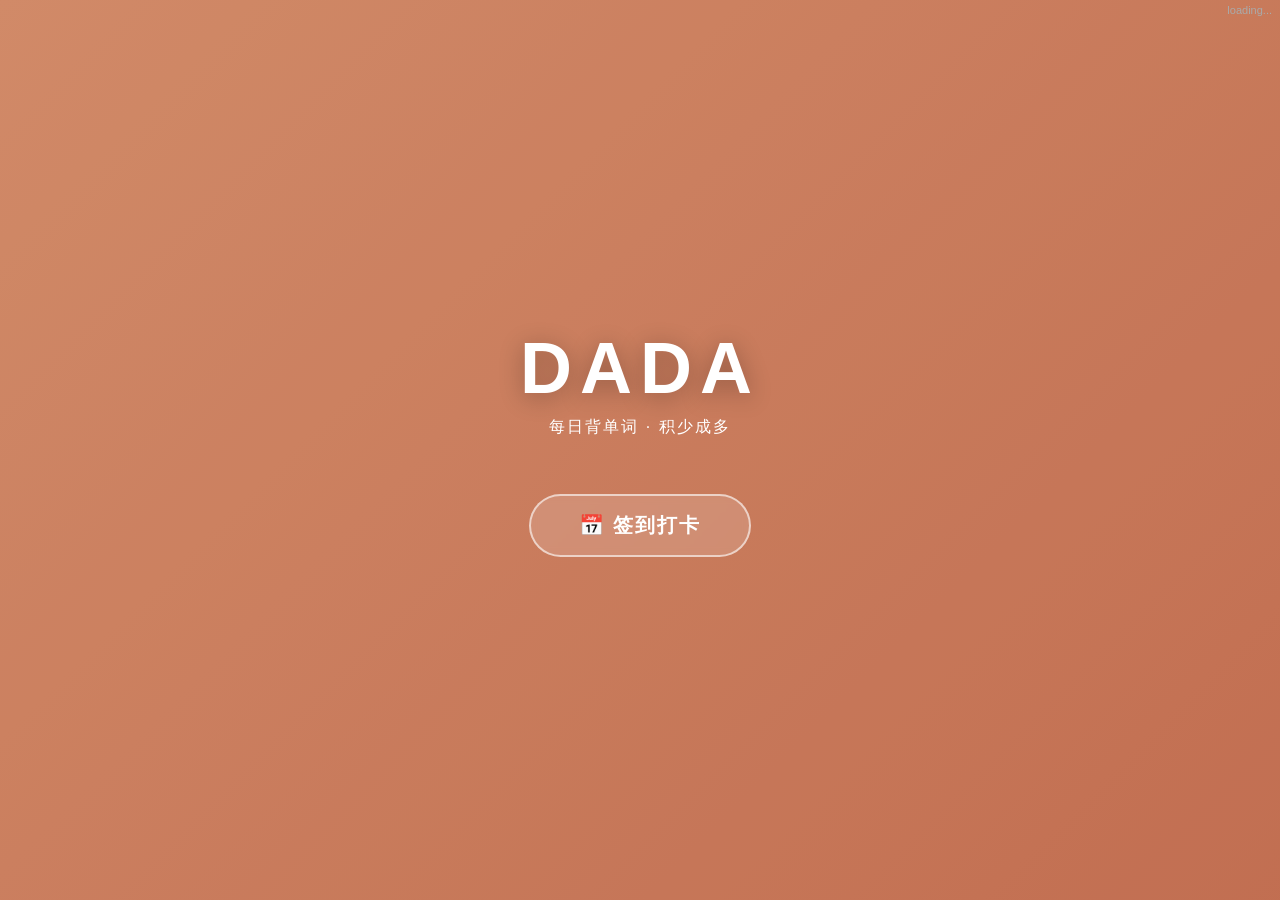
<file: index.html>
<!DOCTYPE html>
<html lang="zh-CN">
<head>
<meta charset="UTF-8">
<meta name="viewport" content="width=device-width, initial-scale=1.0">
<title>DADA - 背单词</title>
<meta name="theme-color" content="#e07b5a">
<meta name="apple-mobile-web-app-capable" content="yes">
<meta name="apple-mobile-web-app-title" content="DADA背单词">
<link rel="stylesheet" href="style.css?v=22">
<script src="dada-data.js?v=23" defer></script>
<script src="dada-speech.js?v=19" defer></script>
<script src="dada-study.js?v=19" defer></script>
<script src="dada-auth.js?v=19" defer></script>
<script src="dada-challenge.js?v=19" defer></script>
<script src="dada-swipe.js?v=19" defer></script>

<script src="dada-admin.js?v=19" defer></script>
<script src="dada-ui.js?v=19" defer></script>
<script src="dada-init.js?v=23" defer></script>
</head>
<body>
<div id="loadStatus" style="position:fixed;top:4px;right:8px;font-size:11px;color:#aaa;z-index:9999;">loading...</div>

<!-- Splash Screen -->
<div id="splash">
  <div class="splash-bg" id="splashBg"></div>
  <div class="splash-overlay"></div>
  <div class="splash-content">
    <div class="splash-logo">DADA</div>
    <div class="splash-sub">每日背单词 · 积少成多</div>
    <div class="splash-info" id="splashInfo"></div>
    <button class="splash-btn" id="splashBtn">📅 签到打卡</button>
    <button class="splash-btn splash-go" id="splashGo" style="display:none;">开始学习 →</button>
    <div class="splash-hint" id="splashHint"></div>
  </div>
</div>

<!-- App Main -->
<div id="appMain" style="display:none;">
<header>
  <div class="logo">DADA</div>
  <div class="header-right">
    <button class="dark-toggle" id="btnDarkMode" title="切换深色模式">🌓</button>
    <button class="btn btn-s btn-sm" id="btnLogin">登录</button>
    <span id="syncStatus" style="font-size:11px;color:var(--sub);"></span>
    <span class="timer-badge" id="timerDisplay">⏱ 0:00</span>
    <span class="streak-badge" id="streakDisplay">🔥 0天</span>
  </div>
  <nav>
    <button class="active" data-page="study">学习</button>
    <button data-page="swipe">刷词</button>
    <button data-page="challenge">挑战</button>
    <button data-page="bank">词库</button>
    <button data-page="admin" id="navAdmin" style="display:none;">管理</button>
  </nav>
</header>

<main>
  <!-- Study Page -->
  <section class="page active" id="page-study">
    <div class="settings-bar" id="settingsBar" style="display:none;">
      <div class="settings-row">
        <span>语速</span>
        <input type="range" id="rateSlider" min="0.5" max="1.5" step="0.1" value="0.9">
        <span id="rateLabel">0.9x</span>
      </div>
      <div class="settings-row">
        <span>每日</span>
        <select id="dailyLimitSelect">
          <option value="10">10词</option>
          <option value="20" selected>20词</option>
          <option value="30">30词</option>
          <option value="50">50词</option>
          <option value="100">100词</option>
        </select>
        <span>词书</span>
        <select id="studyBookSelect">
          <option value="all">全部</option>
          <option value="cet4">CET-4</option>
          <option value="cet6">CET-6</option>
          <option value="ky">考研</option>
          <option value="ielts">雅思</option>
          <option value="zsb">专升本</option>
        </select>
      </div>
    </div>
    <div style="text-align:right;margin-bottom:4px;">
      <button class="btn btn-s btn-sm" id="btnSettings">⚙</button>
    </div>
    <div class="card-wrap" id="cardWrap">
      <div class="card-inner" id="cardInner">
        <div class="card-face card-front">
          <div class="card-status" id="cardStatus"></div>
          <div class="card-word" id="cardEn">DADA</div>
          <div class="card-phonetic" id="cardPhonetic"></div>
          <button class="speak-btn" id="speakBtn" title="发音">🔊</button>
          <div class="card-hint">点击翻转</div>
        </div>
        <div class="card-face card-back">
          <div class="card-word" id="cardEnBack" style="font-size:20px;opacity:.8;"></div>
          <div class="card-phonetic" id="cardPhoneticBack" style="font-style:italic;"></div>
          <div class="card-zh" id="cardZh">哒哒</div>
          <button class="speak-btn" id="speakBtn2" title="发音">🔊</button>
          <div class="card-hint">点击翻转</div>
        </div>
      </div>
    </div>
    <div class="progress" id="studyProgress"></div>
    <div class="card-nav">
      <button class="btn btn-s btn-sm" id="btnPrevWord">◀ 上一词</button>
      <span style="font-size:12px;color:var(--sub);" id="cardNavInfo"></span>
      <button class="btn btn-s btn-sm" id="btnNextWord">下一词 ▶</button>
    </div>
    <div class="stats">
      <div class="stat">📚 未掌握 <b id="statUnmastered">0</b></div>
      <div class="stat">🔄 学习中 <b id="statLearning">0</b></div>
      <div class="stat">✅ 已掌握 <b id="statMastered">0</b></div>
    </div>
    <div style="text-align:center;margin-top:16px;display:flex;gap:10px;justify-content:center;">
      <button class="btn btn-p" id="btnKnow">✅ 我认识</button>
      <button class="btn btn-s" id="btnDunno">❌ 不认识</button>
    </div>
    <div class="quiz-inline" id="quizInline" style="display:none;margin-top:20px;">
      <div class="quiz-mode-bar">
        <button class="active" data-mode="en2zh" onclick="switchInlineQuiz('en2zh')">英→中</button>
        <button data-mode="zh2en" onclick="switchInlineQuiz('zh2en')">中→英</button>
        <button data-mode="spell" onclick="switchInlineQuiz('spell')">听写</button>
      </div>
      <div class="quiz-card">
        <div class="quiz-word" id="quizWord"></div>
        <button class="speak-inline" id="quizSpeakBtn" title="发音" onclick="if(quizWord)try{speak(quizWord.en)}catch(e){}">🔊</button>
        <div class="quiz-opts" id="quizOpts"></div>
        <input type="text" id="spellingInput" placeholder="输入英文单词..." style="display:none;width:100%;padding:12px 14px;border:2px solid #e8e3dd;border-radius:12px;font-size:16px;text-align:center;outline:none;">
        <div class="quiz-result" id="quizResult"></div>
        <div style="font-size:13px;color:var(--sub);margin-top:8px;">✅ <b id="qzCor">0</b> ❌ <b id="qzWro">0</b></div>
      </div>
    </div>
    <div style="text-align:center;margin-top:16px;">
      <button class="btn btn-s" id="btnToggleQuiz" style="font-size:14px;">📝 测验刚学的词</button>
    </div>

    <!-- Calendar (collapsed by default) -->
    <div class="checkin-area">
      <div class="cal-summary" id="calSummary">
        <span id="calSummaryText" style="font-size:13px;color:var(--sub);cursor:pointer;"></span>
      </div>
      <div class="cal-expand" id="calExpand" style="display:none;">
        <div class="cal-nav">
          <button class="btn btn-s btn-sm" id="calPrev">◀</button>
          <span id="calMonthTitle" style="font-weight:600;min-width:110px;text-align:center;"></span>
          <button class="btn btn-s btn-sm" id="calNext">▶</button>
          <span id="makeUpBadge" style="margin-left:8px;font-size:12px;color:var(--accent);">🎫 x0</span>
        </div>
        <div class="cal-grid" id="calGrid"></div>
        <div style="text-align:center;margin-top:6px;">
          <button class="btn btn-p btn-sm" id="btnCheckIn">📅 打卡</button>
          <span id="checkInStatus" style="font-size:12px;color:var(--sub);margin-left:8px;"></span>
        </div>
      </div>
    </div>

    <div class="mydata-panel">
      <div class="mydata-header" id="mydataToggle">📊 我的数据 ▶</div>
      <div class="mydata-body collapsed" id="mydataBody">
        <div class="mydata-row"><span>📅 累计学习</span> <b id="mdTotalDays">0</b> 天</div>
        <div class="mydata-row"><span>⏱ 今日时长</span> <b id="mdTodayTime">0:00</b></div>
        <div class="mydata-row"><span>🕐 累计时长</span> <b id="mdTotalTime">0:00</b></div>
        <div class="mydata-row"><span>📖 累计单词</span> <b id="mdWordsStudied">0</b></div>
        <div class="week-chart" id="weekChart">
          <div class="week-label" style="font-size:11px;color:var(--sub);margin-bottom:4px;">📊 近7日学习</div>
          <div class="week-bars" id="weekBars"></div>
        </div>
      </div>
    </div>
  </section>

  <!-- Quiz Page (hidden from nav, used internally) -->
  <section class="page" id="page-quiz" style="display:none;"></section>

  <!-- Review Page (hidden from nav) -->
  <section class="page" id="page-review" style="display:none;"></section>

  <!-- Word Bank Page -->
  <section class="page" id="page-bank">
    <div class="add-form">
      <input type="text" id="addEn" placeholder="英文单词">
      <input type="text" id="addZh" placeholder="中文释义">
      <input type="text" id="addPhonetic" placeholder="音标(可选)">
      <button class="btn btn-p" id="btnAdd">添加</button>
    </div>
    <div class="toolbar">
      <input type="text" id="searchInput" placeholder="搜索单词...">
      <button class="btn btn-s" id="btnImport">📥 导入CSV</button>
      <button class="btn btn-s" id="btnPreset">📦 预设词库</button>
    </div>
    <div id="bookCards"></div>
    <div id="bookDetailBar" style="display:none;">
      <button class="btn btn-s btn-sm" id="btnBackToBooks">← 返回词库</button>
      <span id="bookDetailTitle" style="font-weight:600;margin:0 12px;font-size:15px;"></span>
      <span style="font-size:12px;color:var(--sub);line-height:28px;margin-right:4px;">分类:</span>
      <button class="btn btn-s btn-sm subcat-btn active" data-subcat="all">全部</button>
      <button class="btn btn-s btn-sm subcat-btn" data-subcat="high">高频词</button>
      <button class="btn btn-s btn-sm subcat-btn" data-subcat="exam">真题词</button>
    </div>
    <div class="filter-bar">
      <span style="font-size:12px;color:var(--sub);line-height:28px;margin-right:4px;">状态:</span>
      <button class="btn btn-s btn-sm filter-btn active" data-filter="all">全部</button>
      <button class="btn btn-s btn-sm filter-btn" data-filter="unmastered">未掌握</button>
      <button class="btn btn-s btn-sm filter-btn" data-filter="learning">学习中</button>
      <button class="btn btn-s btn-sm filter-btn" data-filter="mastered">已掌握</button>
      <button class="btn btn-s btn-sm filter-btn" data-filter="mistake">错题本</button>
    </div>
    <table class="word-table">
      <thead><tr><th>单词</th><th>释义</th><th>词库</th><th>状态</th><th>操作</th></tr></thead>
      <tbody id="wordTableBody"></tbody>
    </table>
    <div style="text-align:center;margin-top:8px;color:var(--sub);font-size:13px;" id="wordCount"></div>

    <div class="backup-section">
      <div class="backup-header" id="backupToggle" style="cursor:pointer;font-size:13px;color:var(--sub);padding:8px 0;">💾 数据备份 ▸</div>
      <div class="backup-body" id="backupBody" style="display:none;gap:8px;flex-wrap:wrap;align-items:center;">
        <button class="btn btn-s btn-sm" id="btnPrint">🖨 打印词单</button>
        <button class="btn btn-s btn-sm" id="btnExport">📤 导出JSON</button>
        <button class="btn btn-s btn-sm" id="btnImportFile">📥 导入JSON</button>
        <input type="file" id="importFileInput" accept=".json" style="display:none;">
        <button class="btn btn-s btn-sm" id="btnImportCSVFile">📥 导入CSV文件</button>
        <input type="file" id="importCSVFileInput" accept=".csv,.txt" style="display:none;">
      </div>
    </div>
  </section>

  <!-- Challenge Page -->
  <section class="page" id="page-challenge">
    <!-- Pre-game setup -->
    <div id="challengeSetup" style="text-align:center;padding:40px 20px;">
      <div style="font-size:64px;margin-bottom:12px;">⚔️</div>
      <h3 style="color:var(--accent);margin-bottom:8px;">挑战模式</h3>
      <p style="color:var(--sub);font-size:14px;margin-bottom:24px;">3条命 · 4选1 · 答错扣命回阶段0 · 通关推进艾宾浩斯</p>
      <div style="display:flex;gap:10px;justify-content:center;margin-bottom:20px;flex-wrap:wrap;">
        <button class="btn btn-s challenge-size-btn active" data-size="20">20 词</button>
        <button class="btn btn-s challenge-size-btn" data-size="30">30 词</button>
        <button class="btn btn-s challenge-size-btn" data-size="50">50 词</button>
      </div>
      <div style="color:var(--sub);font-size:12px;margin-bottom:16px;">
        今日已完成 <b id="challengeRoundsToday">0</b> 轮 | 连胜 🏆 <b id="challengeStreakBadge">0</b> 天
      </div>
      <button class="btn btn-p" id="btnStartChallenge" style="font-size:18px;padding:14px 48px;">开始挑战 →</button>
    </div>
    <!-- In-game -->
    <div id="challengeGame" style="display:none;">
      <div style="display:flex;justify-content:space-between;align-items:center;margin-bottom:12px;flex-wrap:wrap;gap:8px;">
        <span id="challengeHearts" style="font-size:24px;">❤️❤️❤️</span>
        <span style="font-size:13px;color:var(--sub);">🏆 连胜 <b id="challengeStreakBadge2">0</b> 天</span>
      </div>
      <div class="challenge-bar-bg" style="background:#e8e3dd;border-radius:8px;height:8px;margin-bottom:16px;">
        <div id="challengeBar" style="background:var(--accent);height:100%;border-radius:8px;width:0;transition:width .3s;"></div>
      </div>
      <div style="text-align:center;color:var(--sub);font-size:13px;margin-bottom:8px;" id="challengeCount">0/20</div>
      <div class="quiz-card" id="challengeCard">
        <div class="quiz-word" id="challengeWord"></div>
        <button class="speak-inline" id="challengeSpeakBtn" title="发音" onclick="speakChallengeWord()">🔊</button>
        <div class="quiz-opts" id="challengeOpts"></div>
      </div>
      <div id="challengeResult"></div>
      <div style="text-align:center;margin-top:16px;">
        <button class="btn btn-p" id="btnRestartChallenge" style="display:none;" onclick="restartChallenge()">🔄 再来一轮</button>
        <button class="btn btn-s" id="btnChallengeDone" style="display:none;" onclick="showChallengeSetup()">返回</button>
      </div>
    </div>
  </section>

  <!-- Swipe Page -->
  <section class="page" id="page-swipe">
    <div class="swipe-stats">
      <span>📖 已刷 <b id="swipeTotal">0</b></span>
      <span style="color:var(--accent2);">✅ <b id="swipeKnownCount">0</b></span>
      <span style="color:#d44;">❌ <b id="swipeUnknownCount">0</b></span>
    </div>
    <div class="swipe-container">
      <div class="swipe-card" id="swipeCard">
        <span class="swipe-category" id="swipeCategory" style="display:none;"></span>
        <button class="speak-inline swipe-speak" id="swipeSpeakBtn" title="发音" onclick="var id=swipeQueue[swipeIdx];if(id&&words[id])try{speak(words[id].en)}catch(e){}">🔊</button>
        <div class="swipe-word" id="swipeWord"></div>
        <div class="swipe-phonetic" id="swipePhonetic"></div>
      </div>
    </div>
    <div class="swipe-hints">
      <button class="btn btn-s" onclick="doSwipe('left')" style="padding:10px 24px;">← 不认识</button>
      <button class="btn btn-p" onclick="doSwipe('right')" style="padding:10px 24px;">认识 →</button>
    </div>
    <div id="swipeDone" style="text-align:center;padding:32px;"></div>
    <div style="text-align:center;margin-top:8px;">
      <button class="btn btn-p" id="btnSwipeRestart" style="display:none;" onclick="restartSwipe()">🔄 再来一轮</button>
    </div>
  </section>

  <!-- Admin Page -->
  <section class="page" id="page-admin">
    <h3 style="margin-bottom:12px;">👑 管理面板</h3>
    <div style="margin-bottom:12px;">
      <button class="btn btn-p btn-sm" onclick="loadAdminUsers()">🔄 刷新数据</button>
    </div>
    <div id="adminContent">
      <p style="text-align:center;color:var(--sub);padding:40px;">点击刷新加载用户数据</p>
    </div>
  </section>
</main>
</div>

<!-- Modals (unchanged) -->
<div class="modal" id="importModal" style="display:none;">
  <div class="modal-box">
    <h3>导入CSV词库</h3>
    <p style="font-size:13px;color:var(--sub);margin-bottom:8px;">每行格式：<code>英文,中文释义,音标</code>（音标可选）</p>
    <textarea id="importText" placeholder="abandon,放弃,/əˈbændən/&#10;book,书,/bʊk/&#10;cat,猫&#10;&#10;支持逗号、中文逗号、Tab分隔"></textarea>
    <div class="modal-actions">
      <button class="btn btn-s" id="btnImportCancel">取消</button>
      <button class="btn btn-p" id="btnImportConfirm">导入</button>
    </div>
  </div>
</div>

<div class="modal" id="presetModal" style="display:none;">
  <div class="modal-box">
    <h3>📦 加载预设词库</h3>
    <p style="font-size:13px;color:var(--sub);margin-bottom:12px;">选择一个词库加载（重复单词将被跳过）</p>
    <div style="display:grid;gap:8px;">
      <button class="btn btn-s preset-btn" data-preset="cet4">📗 CET-4 四级核心词汇（50词，含音标）</button>
      <button class="btn btn-s preset-btn" data-preset="cet6">📘 CET-6 六级核心词汇（30词，含音标）</button>
      <button class="btn btn-s preset-btn" data-preset="ielts">📙 雅思核心词汇（30词，含音标）</button>
      <button class="btn btn-s preset-btn" data-preset="ky">📕 考研核心词汇（30词，含音标）</button>
      <button class="btn btn-s preset-btn" data-preset="zsb">📓 专升本核心词汇（30词，含音标）</button>
    </div>
    <div class="modal-actions" style="margin-top:14px;">
      <button class="btn btn-s" id="btnPresetCancel">取消</button>
    </div>
  </div>
</div>

<div class="modal" id="confirmModal" style="display:none;">
  <div class="modal-box">
    <h3 id="confirmTitle">确认</h3>
    <p id="confirmMsg" style="font-size:14px;color:var(--sub);margin-bottom:16px;"></p>
    <div class="modal-actions">
      <button class="btn btn-s" id="btnConfirmCancel">取消</button>
      <button class="btn btn-danger" id="btnConfirmOk">确认</button>
    </div>
  </div>
</div>

<div class="toast" id="toast"></div>

<!-- Auth Modal -->
<div class="modal" id="authModal" style="display:none;">
  <div class="modal-box">
    <form novalidate autocomplete="off"><h3 id="authTitle">登录</h3>
    <input type="hidden" id="authMode" value="login">
    <p id="authError" style="color:#d44;font-size:13px;margin-bottom:8px;"></p>
    <div id="authFieldUsername" style="margin-bottom:8px;">
      <input type="text" id="authUsername" placeholder="用户名" autocomplete="username" style="width:100%;padding:10px 14px;border:2px solid #e8e3dd;border-radius:10px;font-size:14px;outline:none;">
    </div>
    <div id="authFieldEmail" style="margin-bottom:8px;display:none;">
      <input type="text" id="authEmail" placeholder="邮箱地址" style="width:100%;padding:10px 14px;border:2px solid #e8e3dd;border-radius:10px;font-size:14px;outline:none;">
    </div>
    <div id="authFieldCode" style="margin-bottom:8px;display:none;">
      <div style="display:flex;gap:8px;">
        <input type="text" id="authCode" placeholder="验证码" maxlength="6" style="flex:1;padding:10px 14px;border:2px solid #e8e3dd;border-radius:10px;font-size:14px;outline:none;">
        <button type="button" class="btn btn-s btn-sm" id="btnSendCode" style="white-space:nowrap;">发送验证码</button>
      </div>
    </div>
    <div id="authFieldPassword" style="margin-bottom:12px;">
      <input type="password" id="authPassword" placeholder="密码" style="width:100%;padding:10px 14px;border:2px solid #e8e3dd;border-radius:10px;font-size:14px;margin-bottom:8px;outline:none;">
    </div>
    <div id="authFieldNewPassword" style="margin-bottom:12px;display:none;">
      <input type="password" id="authNewPassword" placeholder="新密码" style="width:100%;padding:10px 14px;border:2px solid #e8e3dd;border-radius:10px;font-size:14px;outline:none;">
    </div>
    <div class="modal-actions">
      <button type="button" class="btn btn-s" id="btnAuthCancel">取消</button>
      <button type="button" class="btn btn-p" id="btnAuthSubmit">登录</button>
    </div>
    </form><p style="text-align:center;margin-top:12px;font-size:12px;color:var(--sub);cursor:pointer;" id="authModeLink">没有账号？去注册</p>
    <p style="text-align:center;margin-top:4px;font-size:12px;color:var(--sub);cursor:pointer;" id="authForgotLink">忘记密码？</p>
  </div>
</div>

</body>
</html>
</file>
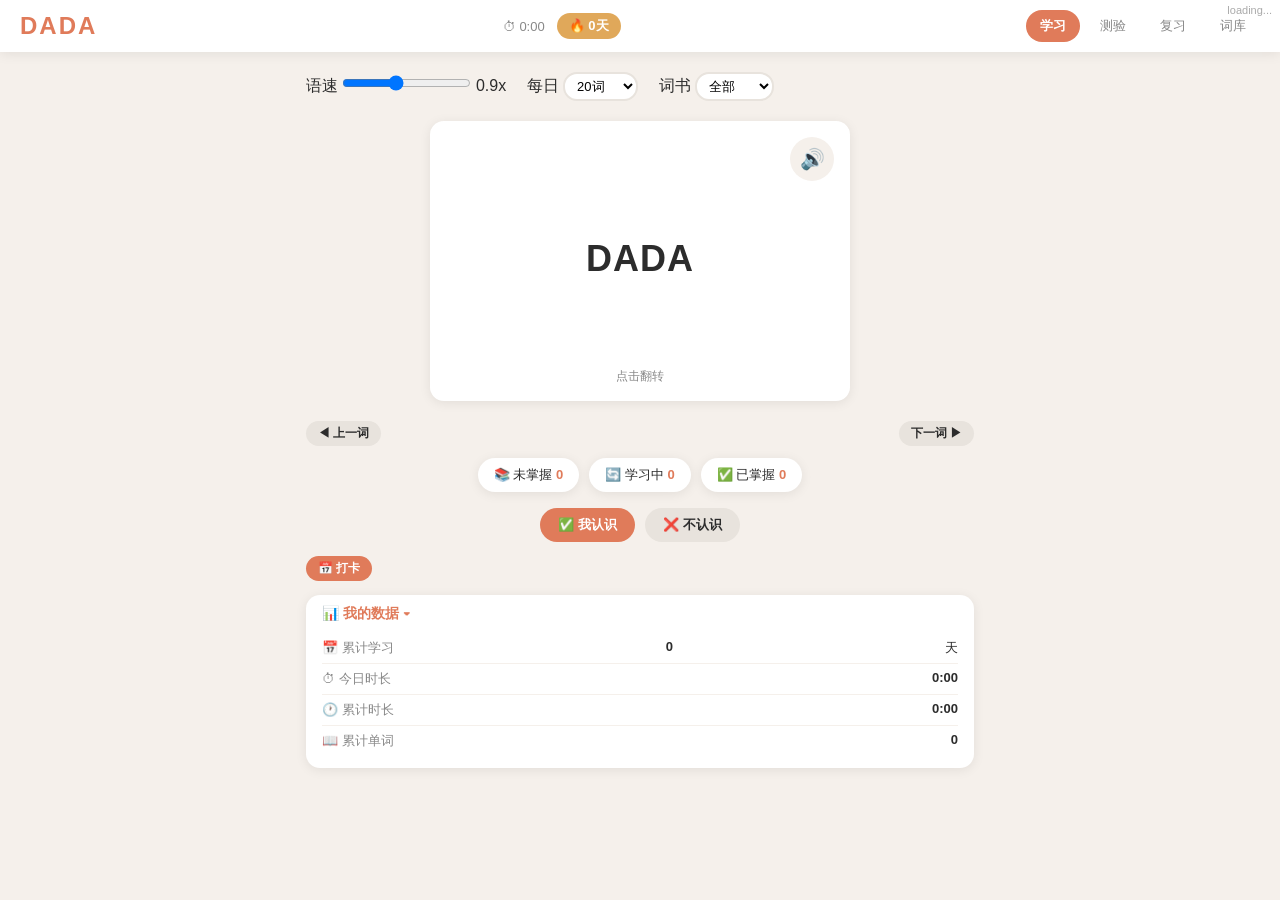
<file: DADA.html>
<!DOCTYPE html>
<html lang="zh-CN">
<head>
<meta charset="UTF-8">
<meta name="viewport" content="width=device-width, initial-scale=1.0">
<title>DADA - 背单词</title>
<meta name="theme-color" content="#e07b5a">
<meta name="apple-mobile-web-app-capable" content="yes">
<meta name="apple-mobile-web-app-title" content="DADA背单词">
<link rel="stylesheet" href="style.css?v=9">
<script src="dada-data.js?v=9" defer></script>
<script src="dada-speech.js?v=9" defer></script>
<script src="dada-study.js?v=9" defer></script>
<script src="dada-ui.js?v=9" defer></script>
<script src="dada-init.js?v=9" defer></script>
</head>
<body>
<div id="loadStatus" style="position:fixed;top:4px;right:8px;font-size:11px;color:#aaa;z-index:999;">loading...</div>

<header>
  <div class="logo">DADA</div>
  <div class="header-right">
    <span class="timer-badge" id="timerDisplay">⏱ 0:00</span>
    <span class="streak-badge" id="streakDisplay">🔥 0天</span>
  </div>
  <nav>
    <button class="active" data-page="study">学习</button>
    <button data-page="quiz">测验</button>
    <button data-page="review">复习<span id="reviewBadge" class="badge" style="display:none;margin-left:4px;"></span></button>
    <button data-page="bank">词库</button>
  </nav>
</header>

<main>
  <!-- Study Page -->
  <section class="page active" id="page-study">
    <div class="rate-control">
      <span>语速</span>
      <input type="range" id="rateSlider" min="0.5" max="1.5" step="0.1" value="0.9">
      <span id="rateLabel">0.9x</span>
      <span style="margin-left:16px;">每日</span>
      <select id="dailyLimitSelect" style="padding:4px 8px;border:2px solid #e8e3dd;border-radius:14px;font-size:13px;outline:none;background:var(--card);">
        <option value="10">10词</option>
        <option value="20" selected>20词</option>
        <option value="30">30词</option>
        <option value="50">50词</option>
        <option value="100">100词</option>
      </select>
      <span style="margin-left:16px;">词书</span>
      <select id="studyBookSelect" style="padding:4px 8px;border:2px solid #e8e3dd;border-radius:14px;font-size:13px;outline:none;background:var(--card);">
        <option value="all">全部</option>
        <option value="cet4">CET-4</option>
        <option value="cet6">CET-6</option>
        <option value="ky">考研</option>
        <option value="ielts">雅思</option>
        <option value="zsb">专升本</option>
      </select>
    </div>
    <div class="card-wrap" id="cardWrap">
      <div class="card-inner" id="cardInner">
        <div class="card-face card-front">
          <div class="card-status" id="cardStatus"></div>
          <div class="card-word" id="cardEn">DADA</div>
          <div class="card-phonetic" id="cardPhonetic"></div>
          <button class="speak-btn" id="speakBtn" title="发音">🔊</button>
          <div class="card-hint">点击翻转</div>
        </div>
        <div class="card-face card-back">
          <div class="card-word" id="cardEnBack" style="font-size:20px;opacity:.8;"></div>
          <div class="card-zh" id="cardZh">哒哒</div>
          <button class="speak-btn" id="speakBtn2" title="发音">🔊</button>
          <div class="card-hint">点击翻转</div>
        </div>
      </div>
    </div>
    <div class="progress" id="studyProgress"></div>
    <div class="card-nav">
      <button class="btn btn-s btn-sm" id="btnPrevWord">◀ 上一词</button>
      <span style="font-size:12px;color:var(--sub);" id="cardNavInfo"></span>
      <button class="btn btn-s btn-sm" id="btnNextWord">下一词 ▶</button>
    </div>
    <div class="stats">
      <div class="stat">📚 未掌握 <b id="statUnmastered">0</b></div>
      <div class="stat">🔄 学习中 <b id="statLearning">0</b></div>
      <div class="stat">✅ 已掌握 <b id="statMastered">0</b></div>
    </div>
    <div style="text-align:center;margin-top:16px;display:flex;gap:10px;justify-content:center;">
      <button class="btn btn-p" id="btnKnow">✅ 我认识</button>
      <button class="btn btn-s" id="btnDunno">❌ 不认识</button>
    </div>
    <div class="checkin-area">
      <button class="btn btn-p btn-sm" id="btnCheckIn">📅 打卡</button>
      <span id="checkInStatus"></span>
    </div>
    <div class="mydata-panel">
      <div class="mydata-header" id="mydataToggle">📊 我的数据 ▾</div>
      <div class="mydata-body" id="mydataBody">
        <div class="mydata-row"><span>📅 累计学习</span> <b id="mdTotalDays">0</b> 天</div>
        <div class="mydata-row"><span>⏱ 今日时长</span> <b id="mdTodayTime">0:00</b></div>
        <div class="mydata-row"><span>🕐 累计时长</span> <b id="mdTotalTime">0:00</b></div>
        <div class="mydata-row"><span>📖 累计单词</span> <b id="mdWordsStudied">0</b></div>
      </div>
    </div>
  </section>

  <!-- Quiz Page -->
  <section class="page" id="page-quiz">
    <div class="quiz-mode-bar">
      <button class="active" data-mode="en2zh">英选中</button>
      <button data-mode="zh2en">中选英</button>
      <button data-mode="spell">拼写模式</button>
    </div>
    <div class="quiz-card">
      <div class="quiz-word" id="quizWord">word</div>
      <div class="quiz-opts" id="quizOpts"></div>
      <div id="quizSpellArea" style="display:none;">
        <button class="btn-listen" id="btnListenAgain">🔊 再听一次</button><br>
        <input type="text" class="spelling-input" id="spellingInput" placeholder="输入英文拼写" autocomplete="off" autocapitalize="off" spellcheck="false"><br>
        <button class="btn btn-p" id="btnSpellCheck">确认</button>
      </div>
      <div class="quiz-result" id="quizResult"></div>
    </div>
    <div class="stats" style="margin-top:16px;">
      <div class="stat">✅ 正确 <b id="quizCorrect">0</b></div>
      <div class="stat">❌ 错误 <b id="quizWrong">0</b></div>
      <div class="stat">📊 正确率 <b id="quizRate">-</b></div>
    </div>
    <div style="text-align:center;margin-top:12px;">
      <button class="btn btn-p" id="btnNextQuiz">下一题</button>
    </div>
  </section>

  <!-- Review Page -->
  <section class="page" id="page-review">
    <div style="margin-bottom:12px;">
      <button class="btn btn-p" id="btnReviewAll" style="margin-right:8px;">开始复习全部到期</button>
      <span style="font-size:13px;color:var(--sub);" id="reviewSummary"></span>
    </div>
    <div id="reviewList"></div>
  </section>

  <!-- Word Bank Page -->
  <section class="page" id="page-bank">
    <div class="add-form">
      <input type="text" id="addEn" placeholder="英文单词">
      <input type="text" id="addZh" placeholder="中文释义">
      <input type="text" id="addPhonetic" placeholder="音标(可选)">
      <button class="btn btn-p" id="btnAdd">添加</button>
    </div>
    <div class="toolbar">
      <input type="text" id="searchInput" placeholder="搜索单词...">
      <button class="btn btn-s" id="btnImport">📥 导入CSV</button>
      <button class="btn btn-s" id="btnPreset">📦 预设词库</button>
    </div>
    <div id="bookCards"></div>
    <div id="bookDetailBar" style="display:none;">
      <button class="btn btn-s btn-sm" id="btnBackToBooks">← 返回词库</button>
      <span id="bookDetailTitle" style="font-weight:600;margin:0 12px;font-size:15px;"></span>
      <span style="font-size:12px;color:var(--sub);line-height:28px;margin-right:4px;">分类:</span>
      <button class="btn btn-s btn-sm subcat-btn active" data-subcat="all">全部</button>
      <button class="btn btn-s btn-sm subcat-btn" data-subcat="high">高频词</button>
      <button class="btn btn-s btn-sm subcat-btn" data-subcat="exam">真题词</button>
    </div>
    <div class="filter-bar">
      <span style="font-size:12px;color:var(--sub);line-height:28px;margin-right:4px;">状态:</span>
      <button class="btn btn-s btn-sm filter-btn active" data-filter="all">全部</button>
      <button class="btn btn-s btn-sm filter-btn" data-filter="unmastered">未掌握</button>
      <button class="btn btn-s btn-sm filter-btn" data-filter="learning">学习中</button>
      <button class="btn btn-s btn-sm filter-btn" data-filter="mastered">已掌握</button>
      <button class="btn btn-s btn-sm filter-btn" data-filter="mistake">错题本</button>
    </div>
    <table class="word-table">
      <thead><tr><th>单词</th><th>释义</th><th>词库</th><th>状态</th><th>操作</th></tr></thead>
      <tbody id="wordTableBody"></tbody>
    </table>
    <div style="text-align:center;margin-top:8px;color:var(--sub);font-size:13px;" id="wordCount"></div>

    <div class="backup-section">
      <span>💾 数据备份</span>
      <button class="btn btn-s btn-sm" id="btnExport">📤 导出JSON</button>
      <button class="btn btn-s btn-sm" id="btnImportFile">📥 导入JSON</button>
      <input type="file" id="importFileInput" accept=".json" style="display:none;">
      <button class="btn btn-s btn-sm" id="btnImportCSVFile">📥 导入CSV文件</button>
      <input type="file" id="importCSVFileInput" accept=".csv,.txt" style="display:none;">
    </div>
  </section>
</main>

<!-- Import CSV Modal -->
<div class="modal" id="importModal" style="display:none;">
  <div class="modal-box">
    <h3>导入CSV词库</h3>
    <p style="font-size:13px;color:var(--sub);margin-bottom:8px;">每行格式：<code>英文,中文释义,音标</code>（音标可选）</p>
    <textarea id="importText" placeholder="abandon,放弃,/əˈbændən/&#10;book,书,/bʊk/&#10;cat,猫&#10;&#10;支持逗号、中文逗号、Tab分隔"></textarea>
    <div class="modal-actions">
      <button class="btn btn-s" id="btnImportCancel">取消</button>
      <button class="btn btn-p" id="btnImportConfirm">导入</button>
    </div>
  </div>
</div>

<!-- Preset Modal -->
<div class="modal" id="presetModal" style="display:none;">
  <div class="modal-box">
    <h3>📦 加载预设词库</h3>
    <p style="font-size:13px;color:var(--sub);margin-bottom:12px;">选择一个词库加载（重复单词将被跳过）</p>
    <div style="display:grid;gap:8px;">
      <button class="btn btn-s preset-btn" data-preset="cet4">📗 CET-4 四级核心词汇（50词，含音标）</button>
      <button class="btn btn-s preset-btn" data-preset="cet6">📘 CET-6 六级核心词汇（30词，含音标）</button>
      <button class="btn btn-s preset-btn" data-preset="ielts">📙 雅思核心词汇（30词，含音标）</button>
      <button class="btn btn-s preset-btn" data-preset="ky">📕 考研核心词汇（30词，含音标）</button>
      <button class="btn btn-s preset-btn" data-preset="zsb">📓 专升本核心词汇（30词，含音标）</button>
    </div>
    <div class="modal-actions" style="margin-top:14px;">
      <button class="btn btn-s" id="btnPresetCancel">取消</button>
    </div>
  </div>
</div>

<!-- Confirm Modal -->
<div class="modal" id="confirmModal" style="display:none;">
  <div class="modal-box">
    <h3 id="confirmTitle">确认</h3>
    <p id="confirmMsg" style="font-size:14px;color:var(--sub);margin-bottom:16px;"></p>
    <div class="modal-actions">
      <button class="btn btn-s" id="btnConfirmCancel">取消</button>
      <button class="btn btn-danger" id="btnConfirmOk">确认</button>
    </div>
  </div>
</div>

<div class="toast" id="toast"></div>
</body>
</html>
</file>
<file: style.css>
:root {
  --bg: #f5f0eb; --card: #fff; --text: #2c2c2c; --sub: #888;
  --accent: #e07b5a; --accent2: #5a9e6f; --warn: #e0a85a;
  --shadow: 0 2px 12px rgba(0,0,0,.08);
  --radius: 14px;
}
* { margin:0; padding:0; box-sizing:border-box; }
body { font-family: -apple-system, "Segoe UI", "PingFang SC", sans-serif; background:var(--bg); color:var(--text); min-height:100vh; }

/* ── Splash ── */
#splash { position:fixed; inset:0; z-index:1000; display:flex; align-items:center; justify-content:center; overflow:hidden; }
.splash-bg { position:absolute; inset:0; background:linear-gradient(135deg, #f5a27a 0%, #e07b5a 30%, #d4687c 60%, #c38b5a 100%); background-size:400% 400%; animation:splashShift 20s ease infinite; transition:background 2s ease; }
.splash-bg.theme-1 { background:linear-gradient(135deg, #f5a27a 0%, #e07b5a 30%, #d4687c 60%, #c38b5a 100%); background-size:400% 400%; }
.splash-bg.theme-2 { background:linear-gradient(135deg, #2d6a7e 0%, #3d8ba0 30%, #5b9eaa 60%, #287271 100%); background-size:400% 400%; }
.splash-bg.theme-3 { background:linear-gradient(135deg, #3a6b35 0%, #5a8f4a 30%, #7aaa58 60%, #2d5530 100%); background-size:400% 400%; }
.splash-bg.theme-4 { background:linear-gradient(135deg, #6b4e7a 0%, #8e6ba0 30%, #a88abf 60%, #5a3d6b 100%); background-size:400% 400%; }
.splash-bg.theme-5 { background:linear-gradient(135deg, #1a3a5c 0%, #2d6080 30%, #4a8ab5 60%, #0d2840 100%); background-size:400% 400%; }
@keyframes splashShift {
  0%,100% { background-position:0% 50%; }
  50% { background-position:100% 50%; }
}
.splash-overlay { position:absolute; inset:0; background:rgba(0,0,0,.15); }
.splash-content { position:relative; z-index:2; text-align:center; color:#fff; padding:32px; }
.splash-logo { font-size:72px; font-weight:900; letter-spacing:8px; text-shadow:0 4px 24px rgba(0,0,0,.3); animation:fadeInUp .8s ease; }
.splash-sub { font-size:16px; opacity:.85; margin-top:8px; letter-spacing:2px; animation:fadeInUp .8s ease .1s both; }
.splash-info { margin-top:24px; font-size:14px; opacity:.8; animation:fadeInUp .8s ease .2s both; }
.splash-btn { display:inline-block; margin-top:32px; padding:16px 48px; border:2px solid rgba(255,255,255,.6); border-radius:40px; background:rgba(255,255,255,.15); color:#fff; font-size:20px; font-weight:700; cursor:pointer; letter-spacing:2px; transition:.3s; backdrop-filter:blur(4px); animation:fadeInUp .8s ease .3s both; }
.splash-btn:hover { background:rgba(255,255,255,.3); border-color:#fff; transform:translateY(-2px); box-shadow:0 8px 32px rgba(0,0,0,.2); }
.splash-go { background:rgba(255,255,255,.25); border-color:rgba(255,255,255,.8); }
.splash-hint { margin-top:16px; font-size:13px; opacity:.6; animation:fadeInUp .8s ease .4s both; }
@keyframes fadeInUp {
  from { opacity:0; transform:translateY(20px); }
  to { opacity:1; transform:translateY(0); }
}

/* ── App Main Transition ── */
#appMain { animation:fadeIn .4s ease; }
@keyframes fadeIn { from { opacity:0; } to { opacity:1; } }

/* ── Layout ── */
header { background:var(--card); padding:10px 20px; display:flex; align-items:center; justify-content:space-between; box-shadow:var(--shadow); position:sticky; top:0; z-index:10; flex-wrap:wrap; gap:8px; }
.logo { font-size:24px; font-weight:900; letter-spacing:2px; color:var(--accent); }
.header-right { display:flex; align-items:center; gap:12px; }
.streak-badge { background:var(--warn); color:#fff; padding:4px 12px; border-radius:14px; font-size:13px; font-weight:600; white-space:nowrap; }
.timer-badge { font-size:13px; color:var(--sub); white-space:nowrap; }
nav { display:flex; gap:6px; }
nav button { padding:7px 14px; border:none; border-radius:20px; background:transparent; cursor:pointer; font-size:13px; color:var(--sub); transition:.2s; }
nav button.active { background:var(--accent); color:#fff; font-weight:600; }
nav button:hover:not(.active) { background:#e8e3dd; }
main { max-width:700px; margin:0 auto; padding:20px 16px 80px; }
.page { display:none; }
.page.active { display:block; }

/* ── Settings Panel ── */
.settings-bar { background:var(--card); border-radius:12px; padding:12px 16px; margin-bottom:8px; box-shadow:0 1px 4px rgba(0,0,0,.04); font-size:13px; }
.settings-row { display:flex; align-items:center; gap:8px; margin:4px 0; color:var(--sub); }
.settings-row input[type=range] { width:100px; accent-color:var(--accent); }
.settings-row select { padding:4px 8px; border:2px solid #e8e3dd; border-radius:14px; font-size:13px; outline:none; background:var(--card); }


/* ── Card ── */
.card-wrap { perspective:800px; width:100%; max-width:420px; height:280px; margin:20px auto; cursor:pointer; }
.card-inner { position:relative; width:100%; height:100%; transition:transform .5s cubic-bezier(.4,0,.2,1); transform-style:preserve-3d; }
.card-inner.flipped { transform:rotateY(180deg); }
.card-face { position:absolute; inset:0; border-radius:var(--radius); backface-visibility:hidden; display:flex; flex-direction:column; align-items:center; justify-content:center; box-shadow:var(--shadow); padding:24px; }
.card-front { background:var(--card); z-index:2; }
.card-back { background:var(--accent); color:#fff; transform:rotateY(180deg); }
.card-word { font-size:36px; font-weight:700; letter-spacing:1px; }
.card-phonetic { font-size:16px; color:var(--accent); margin-top:4px; font-style:italic; }
.card-back .card-phonetic { color:rgba(255,255,255,.8); }
.card-zh { font-size:28px; font-weight:600; }
.card-hint { font-size:12px; color:var(--sub); position:absolute; bottom:16px; }
.card-back .card-hint { color:rgba(255,255,255,.6); }
.card-status { font-size:12px; color:var(--sub); position:absolute; top:16px; left:16px; }
.speak-btn { width:44px; height:44px; border-radius:50%; border:none; background:var(--bg); cursor:pointer; font-size:20px; position:absolute; top:16px; right:16px; transition:.2s; display:flex; align-items:center; justify-content:center; }
.speak-btn:hover { background:#e0d8cf; transform:scale(1.1); }
.speak-inline { width:32px; height:32px; border-radius:50%; border:none; background:var(--bg); cursor:pointer; font-size:16px; vertical-align:middle; transition:.2s; padding:0; line-height:32px; text-align:center; flex-shrink:0; }
.speak-inline:hover { background:#e0d8cf; transform:scale(1.1); }
.card-back .speak-btn { background:rgba(255,255,255,.2); color:#fff; }
.card-back .speak-btn:hover { background:rgba(255,255,255,.35); }
.progress { text-align:center; margin-top:8px; font-size:14px; font-weight:600; color:var(--accent); }
.card-nav { display:flex; justify-content:space-between; align-items:center; margin-top:8px; gap:8px; }

/* ── Stats ── */
.stats { display:flex; gap:10px; justify-content:center; margin:12px 0; flex-wrap:wrap; }
.stat { background:var(--card); padding:8px 16px; border-radius:20px; font-size:13px; box-shadow:var(--shadow); }
.stat b { color:var(--accent); }

/* ── Check-in / Calendar ── */
.checkin-area { margin-top:14px; }
.cal-summary { text-align:center; padding:8px 16px; background:var(--card); border-radius:20px; box-shadow:0 1px 3px rgba(0,0,0,.04); cursor:pointer; transition:.2s; }
.cal-summary:hover { background:#faf8f5; }
.cal-nav { display:flex; align-items:center; justify-content:center; gap:6px; margin-bottom:8px; }
.cal-grid { display:grid; grid-template-columns:repeat(7,1fr); gap:2px; max-width:280px; margin:0 auto; font-size:12px; }
.cal-dow { padding:4px 0; color:var(--sub); font-weight:600; text-align:center; }
.cal-cell { padding:6px 0; text-align:center; border-radius:6px; cursor:default; transition:.15s; }
.cal-empty { }
.cal-done { background:var(--accent2); color:#fff; font-weight:600; }
.cal-missed { color:var(--sub); cursor:pointer; }
.cal-missed:hover { background:#f0e8e0; }
.cal-today { box-shadow:inset 0 0 0 2px var(--accent); font-weight:700; }

/* ── MyData ── */
.mydata-panel { margin-top:14px; background:var(--card); border-radius:var(--radius); padding:0; box-shadow:var(--shadow); overflow:hidden; }
.mydata-header { padding:10px 16px; font-size:14px; font-weight:600; color:var(--accent); cursor:pointer; user-select:none; display:flex; justify-content:space-between; }
.mydata-body { padding:0 16px 12px; }
.mydata-body.collapsed { display:none; }
.mydata-row { display:flex; justify-content:space-between; padding:6px 0; font-size:13px; border-bottom:1px solid #f5f0eb; }
.mydata-row:last-child { border-bottom:none; }
.mydata-row span { color:var(--sub); }
.week-chart { padding:8px 0 4px; }
.week-bars { display:flex; align-items:flex-end; gap:2px; margin-top:4px; min-height:50px; }

/* ── Quiz / Challenge ── */
.quiz-card { background:var(--card); border-radius:var(--radius); padding:32px 24px; box-shadow:var(--shadow); text-align:center; max-width:440px; margin:0 auto; }
.quiz-word { font-size:34px; font-weight:700; margin-bottom:8px; }
.quiz-card .speak-inline { margin-bottom:16px; }
.quiz-opts { display:grid; gap:10px; }
.quiz-opt { padding:14px; border:2px solid #e8e3dd; border-radius:12px; background:var(--card); cursor:pointer; font-size:16px; transition:.15s; }
.quiz-opt:hover { border-color:var(--accent); background:#fdf5f1; }
.quiz-opt.correct { border-color:var(--accent2); background:#e8f5e0; }
.quiz-opt.wrong { border-color:#d44; background:#ffeaea; }
.quiz-result { margin-top:16px; font-size:18px; font-weight:600; min-height:28px; }
.quiz-mode-bar { display:flex; gap:6px; justify-content:center; margin-bottom:20px; }
.quiz-mode-bar button { padding:6px 14px; border:2px solid #e8e3dd; border-radius:20px; background:var(--card); cursor:pointer; font-size:13px; transition:.15s; }
.quiz-mode-bar button.active { border-color:var(--accent); background:#fdf5f1; color:var(--accent); font-weight:600; }

/* ── Swipe ── */
.swipe-stats { display:flex; gap:16px; justify-content:center; margin-bottom:12px; font-size:13px; color:var(--sub); }
.swipe-container { display:flex; justify-content:center; align-items:center; min-height:320px; margin:0 auto; max-width:400px; overflow:hidden; }
.swipe-card { background:var(--card); border-radius:var(--radius); padding:40px 24px; box-shadow:var(--shadow); text-align:center; width:100%; cursor:grab; user-select:none; position:relative; transition:transform .3s ease,opacity .3s ease; }
.swipe-card:active { cursor:grabbing; }
.swipe-category { position:absolute; top:12px; left:16px; font-size:11px; color:var(--sub); background:var(--bg); padding:2px 10px; border-radius:10px; }
.swipe-speak { position:absolute; top:12px; right:16px; }
.swipe-word { font-size:36px; font-weight:700; letter-spacing:1px; }
.swipe-phonetic { font-size:16px; color:var(--sub); margin-top:6px; font-style:italic; }
.swipe-hints { display:flex; justify-content:space-between; margin-top:16px; color:var(--sub); font-size:12px; max-width:400px; margin-left:auto; margin-right:auto; }
.swipe-hint-right { box-shadow:0 0 20px rgba(90,158,111,.3); }
.swipe-hint-left { box-shadow:0 0 20px rgba(224,123,90,.3); }
.swipe-reveal { background:#fdfcf9; }
.swipe-reveal-content { margin-top:12px; }

/* ── Challenge ── */
#challengeHearts { letter-spacing:4px; }
#challengeWord small { display:block; margin-top:4px; }
.challenge-heart-pop { animation: heartPop .4s ease; }
@keyframes heartPop { 0%,100% { transform:scale(1); } 50% { transform:scale(1.4); } }
.quiz-opt.correct { border-color:var(--accent2); background:#e8f5e0; animation:pulseGreen .4s ease; }
.quiz-opt.wrong { border-color:#d44; background:#ffeaea; animation:shake .5s ease; }
@keyframes pulseGreen { 0%,100% { transform:scale(1); } 50% { transform:scale(1.03); } }
@keyframes shake { 0%,100% { transform:translateX(0); } 25% { transform:translateX(-6px); } 50% { transform:translateX(6px); } 75% { transform:translateX(-4px); } }
#challengeCard { transition:opacity .25s ease; }
#challengeCard.fade-out { opacity:0; transform:scale(0.95); }
#challengeCard.fade-in { animation:fadeIn .3s ease; }
.challenge-confetti { position:fixed; z-index:300; pointer-events:none; animation:confettiFall 3s ease-out forwards; font-size:28px; }
@keyframes confettiFall { 0% { opacity:1; transform:translateY(-20px) rotate(0deg); } 100% { opacity:0; transform:translateY(100vh) rotate(720deg); } }

/* ── Admin ── */
#page-admin h3 { color:var(--accent); }

/* ── Word Bank ── */
.add-form { display:flex; gap:8px; margin-bottom:14px; flex-wrap:wrap; }
.add-form input { padding:10px 14px; border:2px solid #e8e3dd; border-radius:22px; font-size:14px; outline:none; }
.add-form input:focus { border-color:var(--accent); }
.add-form input:nth-child(1) { flex:2; min-width:100px; }
.add-form input:nth-child(2) { flex:3; min-width:140px; }
.add-form input:nth-child(3) { flex:2; min-width:100px; }
.toolbar { display:flex; gap:8px; margin-bottom:12px; flex-wrap:wrap; align-items:center; }
.toolbar input[type=text] { flex:1; min-width:140px; padding:10px 14px; border:2px solid #e8e3dd; border-radius:22px; font-size:14px; outline:none; transition:.2s; }
.toolbar input[type=text]:focus { border-color:var(--accent); }
.filter-bar { display:flex; gap:6px; margin-bottom:12px; flex-wrap:wrap; }
.word-table { width:100%; border-collapse:collapse; font-size:14px; }
.word-table th { text-align:left; padding:8px 6px; color:var(--sub); font-weight:500; border-bottom:1px solid #e8e3dd; font-size:12px; }
.word-table td { padding:8px 6px; border-bottom:1px solid #f0ede8; }
.word-table tr:hover td { background:#faf8f5; }
.book-cards { display:grid; grid-template-columns:repeat(auto-fill,minmax(160px,1fr)); gap:12px; margin-bottom:16px; }
.book-card { background:var(--card); border-radius:var(--radius); padding:16px; cursor:pointer; box-shadow:var(--shadow); transition:transform .15s,box-shadow .15s; text-align:center; border:2px solid transparent; }
.book-card:hover { transform:translateY(-2px); box-shadow:0 4px 18px rgba(0,0,0,.12); }
.book-card:active { transform:translateY(0); }
.book-card .bc-icon { font-size:32px; margin-bottom:6px; }
.book-card .bc-title { font-weight:700; font-size:15px; margin-bottom:4px; }
.book-card .bc-count { font-size:12px; color:var(--sub); }
.book-card .bc-subs { font-size:11px; color:var(--sub); margin-top:2px; }
#bookDetailBar { display:flex; align-items:center; flex-wrap:wrap; gap:6px; margin-bottom:12px; padding:8px 0; }
.backup-section { margin-top:24px; padding-top:16px; border-top:1px solid #e8e3dd; }
.backup-header:hover { color:var(--accent); }

/* ── Buttons ── */
.btn { padding:8px 18px; border:none; border-radius:20px; cursor:pointer; font-size:13px; font-weight:600; transition:.2s; white-space:nowrap; }
.btn-p { background:var(--accent); color:#fff; }
.btn-p:hover { opacity:.85; }
.btn-s { background:#e8e3dd; color:var(--text); }
.btn-s:hover { background:#d8d2ca; }
.btn-sm { padding:4px 12px; font-size:12px; }
.btn-danger { background:#e74c3c; color:#fff; }
.btn-danger:hover { opacity:.85; }
.btn-done { background:#c8e6c9 !important; color:#2e7d32 !important; cursor:default; }

/* ── Modal ── */
.modal { position:fixed; inset:0; background:rgba(0,0,0,.4); display:flex; align-items:center; justify-content:center; z-index:100; }
.modal-box { background:var(--card); border-radius:var(--radius); padding:24px; width:90%; max-width:500px; box-shadow:0 8px 40px rgba(0,0,0,.15); }
.modal-box h3 { margin-bottom:16px; }
.modal-box textarea { width:100%; height:160px; border:2px solid #e8e3dd; border-radius:10px; padding:12px; font-size:13px; font-family:inherit; resize:vertical; outline:none; }
.modal-box textarea:focus { border-color:var(--accent); }
.modal-actions { display:flex; gap:8px; justify-content:flex-end; margin-top:12px; flex-wrap:wrap; }
.toast { position:fixed; bottom:24px; left:50%; transform:translateX(-50%); background:#333; color:#fff; padding:10px 24px; border-radius:22px; font-size:14px; z-index:200; opacity:0; transition:opacity .3s; pointer-events:none; }
.toast.show { opacity:1; }

/* ── Auth ── */
#authUsername:focus, #authPassword:focus, #authEmail:focus, #authCode:focus, #authNewPassword:focus { border-color:var(--accent); }
#authModeLink:hover, #authForgotLink:hover { color:var(--accent); }
#btnSendCode.sending { background:#c8c8c8; color:#888; cursor:default; }

/* ── Dark Mode ── */
html.dark-mode { --bg: #1a1a2e; --card: #25253a; --text: #e0dcd0; --sub: #999; --shadow: 0 2px 12px rgba(0,0,0,.25); }
html.dark-mode body { background:var(--bg); color:var(--text); }
html.dark-mode .card-front { background:var(--card); }
html.dark-mode .quiz-card,
html.dark-mode .swipe-card,
html.dark-mode .book-card,
html.dark-mode .stat,
html.dark-mode .settings-bar,
html.dark-mode .cal-summary,
html.dark-mode .mydata-panel { background:var(--card); }
html.dark-mode nav button:not(.active) { color:#aaa; }
html.dark-mode nav button:hover:not(.active) { background:#333; }
html.dark-mode .quiz-opt { border-color:#444; background:#2a2a40; color:#ddd; }
html.dark-mode .quiz-opt:hover { border-color:var(--accent); background:#333; }
html.dark-mode .quiz-opt.correct { border-color:var(--accent2); background:#1a3320; }
html.dark-mode .quiz-opt.wrong { border-color:#d44; background:#331a1a; }
html.dark-mode .word-table th { color:#999; border-color:#333; }
html.dark-mode .word-table td { border-color:#2a2a3a; }
html.dark-mode .word-table tr:hover td { background:#2a2a3a; }
html.dark-mode .add-form input,
html.dark-mode .toolbar input[type=text],
html.dark-mode .settings-row select,
html.dark-mode textarea { background:#2a2a40; border-color:#444; color:#ddd; }
html.dark-mode .btn-s { background:#3a3a50; color:#ddd; }
html.dark-mode .btn-s:hover { background:#4a4a60; }
html.dark-mode .mydata-row { border-bottom-color:#2a2a3a; }
html.dark-mode .backup-section { border-top-color:#2a2a3a; }
html.dark-mode .cal-missed:hover { background:#333; }
html.dark-mode .challenge-bar-bg { background:#333; }
html.dark-mode #challengeBar { background:var(--accent); }
html.dark-mode .speak-inline { background:#3a3a50; }
html.dark-mode .speak-inline:hover { background:#4a4a60; }
html.dark-mode .swipe-reveal { background:#2a2a3a; }
.dark-toggle { background:none; border:none; cursor:pointer; font-size:18px; padding:4px 6px; border-radius:50%; transition:.2s; }
.dark-toggle:hover { background:#e8e3dd; }
html.dark-mode .dark-toggle:hover { background:#3a3a50; }

@media (max-width:480px) {
  .card-wrap { height:240px; }
  .card-word { font-size:28px; }
  .card-zh { font-size:22px; }
  nav button { padding:6px 12px; font-size:12px; }
  .quiz-word { font-size:26px; }
  .splash-logo { font-size:52px; }
  .splash-btn { padding:14px 36px; font-size:18px; }
}
</file>
